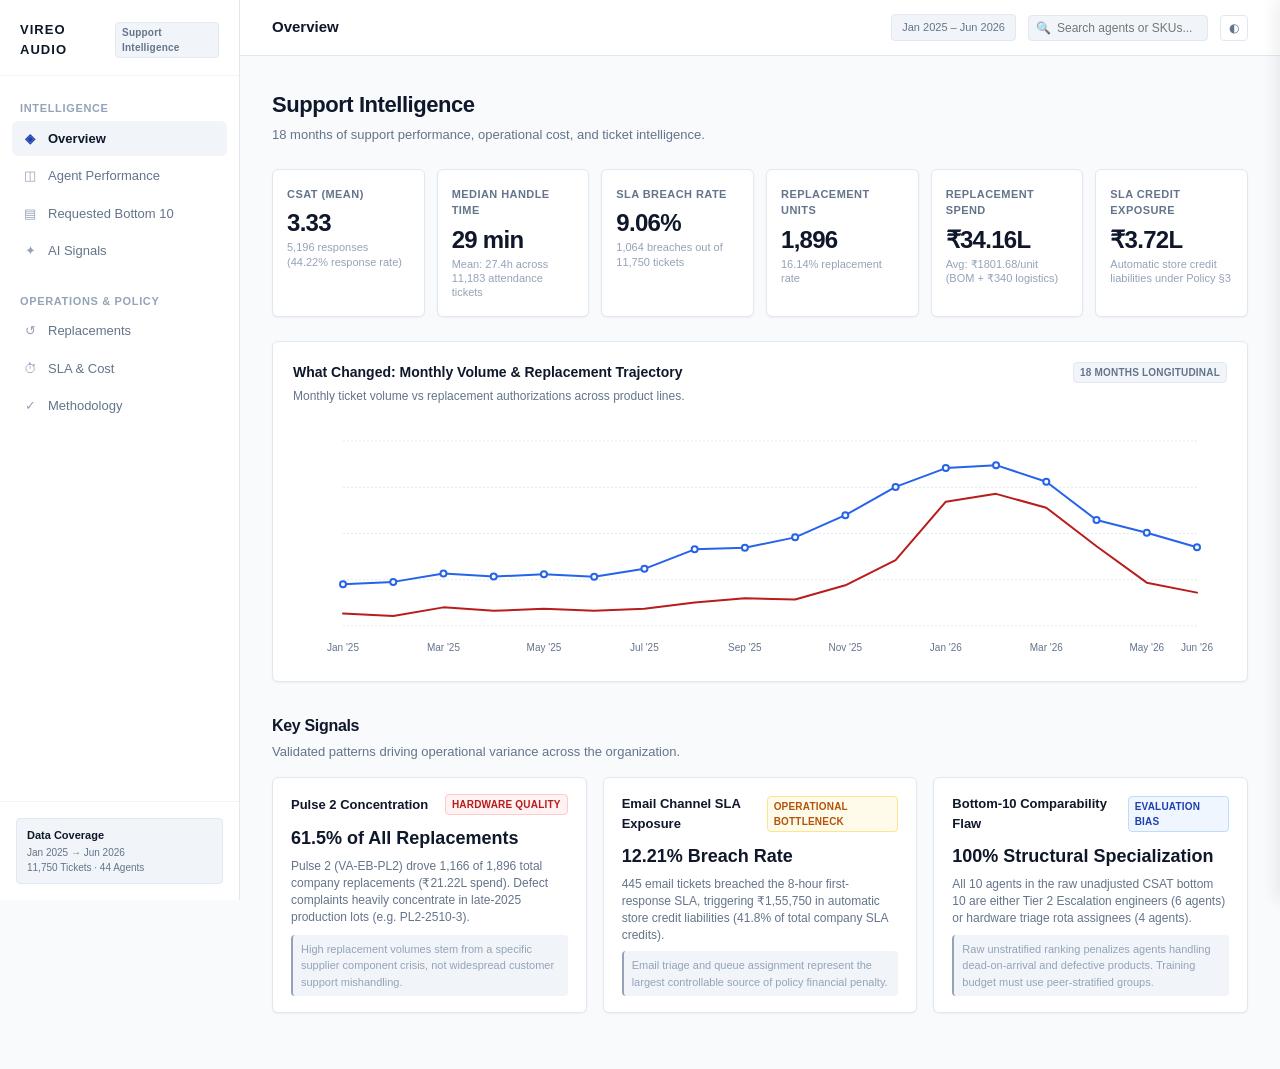
<file: web/index.html>
<!DOCTYPE html>
<html lang="en" data-theme="light">
<head>
  <meta charset="UTF-8">
  <meta name="viewport" content="width=device-width, initial-scale=1.0">
  <title>Vireo Audio — Support Intelligence Dashboard</title>
  <link rel="stylesheet" href="styles.css">
</head>
<body>

  <!-- =========================================================================
       Global Shell: Left Sidebar
       ========================================================================= -->
  <aside class="sidebar" id="sidebar" aria-label="Main Navigation">
    <div class="sidebar-header">
      <div class="brand-wordmark">
        <span>VIREO AUDIO</span>
        <span class="brand-badge">Support Intelligence</span>
      </div>
    </div>

    <nav class="sidebar-nav">
      <div class="nav-section-label">Intelligence</div>
      <a class="nav-link active" data-view="overview" href="#overview">
        <span class="nav-icon">◈</span>
        <span>Overview</span>
      </a>
      <a class="nav-link" data-view="agents" href="#agents">
        <span class="nav-icon">◫</span>
        <span>Agent Performance</span>
      </a>
      <a class="nav-link" data-view="bottom10" href="#bottom10">
        <span class="nav-icon">▤</span>
        <span>Requested Bottom 10</span>
      </a>
      <a class="nav-link" data-view="ai" href="#ai">
        <span class="nav-icon">✦</span>
        <span>AI Signals</span>
      </a>

      <div class="nav-section-label" style="margin-top: 16px;">Operations & Policy</div>
      <a class="nav-link" data-view="replacements" href="#replacements">
        <span class="nav-icon">↺</span>
        <span>Replacements</span>
      </a>
      <a class="nav-link" data-view="sla" href="#sla">
        <span class="nav-icon">⏱</span>
        <span>SLA & Cost</span>
      </a>
      <a class="nav-link" data-view="methodology" href="#methodology">
        <span class="nav-icon">✓</span>
        <span>Methodology</span>
      </a>
    </nav>

    <div class="sidebar-footer">
      <div class="coverage-box">
        <div class="coverage-title">Data Coverage</div>
        <div class="coverage-dates">Jan 2025 → Jun 2026</div>
        <div class="coverage-dates num">11,750 Tickets · 44 Agents</div>
      </div>
    </div>
  </aside>

  <!-- =========================================================================
       Global Shell: Main Content Wrapper
       ========================================================================= -->
  <div class="main-wrapper">
    <!-- Top Bar -->
    <header class="topbar">
      <div class="topbar-left">
        <span class="topbar-title" id="page-title">Overview</span>
      </div>
      <div class="topbar-right">
        <span class="date-pill">Jan 2025 – Jun 2026</span>
        <div class="search-box">
          <span class="search-icon-placeholder">🔍</span>
          <input type="text" id="global-search" class="search-input" placeholder="Search agents or SKUs..." aria-label="Search">
        </div>
        <button id="theme-toggle" class="theme-toggle-btn" title="Toggle Light/Dark Theme" aria-label="Toggle theme">
          <span id="theme-icon">◐</span>
        </button>
      </div>
    </header>

    <!-- Main Content Area -->
    <main class="content-container">

      <!-- =====================================================================
           PAGE 1: OVERVIEW
           ===================================================================== -->
      <section id="view-overview" class="page-view active">
        <div class="page-header">
          <h1 class="page-headline">Support Intelligence</h1>
          <p class="page-subtitle">18 months of support performance, operational cost, and ticket intelligence.</p>
        </div>

        <!-- 6 KPI Grid -->
        <div class="kpi-grid" id="overview-kpis">
          <div class="kpi-card">
            <div class="kpi-label">CSAT (Mean)</div>
            <div class="kpi-value" id="kpi-csat">-</div>
            <div class="kpi-subtext" id="kpi-csat-sub">-</div>
          </div>
          <div class="kpi-card">
            <div class="kpi-label">Median Handle Time</div>
            <div class="kpi-value" id="kpi-handle">-</div>
            <div class="kpi-subtext" id="kpi-handle-sub">-</div>
          </div>
          <div class="kpi-card">
            <div class="kpi-label">SLA Breach Rate</div>
            <div class="kpi-value" id="kpi-sla">-</div>
            <div class="kpi-subtext" id="kpi-sla-sub">-</div>
          </div>
          <div class="kpi-card">
            <div class="kpi-label">Replacement Units</div>
            <div class="kpi-value" id="kpi-repl-units">-</div>
            <div class="kpi-subtext" id="kpi-repl-units-sub">-</div>
          </div>
          <div class="kpi-card">
            <div class="kpi-label">Replacement Spend</div>
            <div class="kpi-value" id="kpi-repl-spend">-</div>
            <div class="kpi-subtext" id="kpi-repl-spend-sub">-</div>
          </div>
          <div class="kpi-card">
            <div class="kpi-label">SLA Credit Exposure</div>
            <div class="kpi-value" id="kpi-sla-credits">-</div>
            <div class="kpi-subtext" id="kpi-sla-credits-sub">-</div>
          </div>
        </div>

        <!-- Trend Section: What Changed -->
        <div class="card">
          <div class="card-title">
            <span>What Changed: Monthly Volume & Replacement Trajectory</span>
            <span class="badge badge-default">18 Months Longitudinal</span>
          </div>
          <div class="card-subtitle">Monthly ticket volume vs replacement authorizations across product lines.</div>
          <div class="chart-container" id="overview-trend-chart">
            <!-- Native SVG Chart rendered via JS -->
          </div>
        </div>

        <!-- Key Signals Section -->
        <div class="page-header" style="margin-top: 32px; margin-bottom: 16px;">
          <h2 class="page-headline" style="font-size: 16px;">Key Signals</h2>
          <p class="page-subtitle">Validated patterns driving operational variance across the organization.</p>
        </div>

        <div class="signals-grid" id="overview-signals">
          <!-- Dynamically populated from overview.json -->
        </div>
      </section>

      <!-- =====================================================================
           PAGE 2: AGENT PERFORMANCE
           ===================================================================== -->
      <section id="view-agents" class="page-view">
        <div class="page-header">
          <h1 class="page-headline">Agent Performance</h1>
          <p class="page-subtitle">Comparable operational groups are analyzed separately.</p>
        </div>

        <!-- Table Toolbar & Filters -->
        <div class="table-toolbar">
          <div class="filter-group">
            <select id="agent-filter-tier" class="filter-select">
              <option value="all">All Tiers</option>
              <option value="1">Tier 1 Frontline</option>
              <option value="2">Tier 2 Escalations</option>
            </select>
            <select id="agent-filter-team" class="filter-select">
              <option value="all">All Teams</option>
            </select>
            <select id="agent-filter-site" class="filter-select">
              <option value="all">All Sites</option>
            </select>
            <select id="agent-filter-shift" class="filter-select">
              <option value="all">All Shifts</option>
            </select>
            <select id="agent-filter-min-csat" class="filter-select">
              <option value="0">All Responses</option>
              <option value="50">Min 50 Responses</option>
              <option value="100">Min 100 Responses</option>
            </select>
          </div>
          <div class="badge badge-default" id="agent-table-count">Showing 44 Agents</div>
        </div>

        <!-- Agents Data Table -->
        <div class="table-wrapper">
          <table class="data-table" id="agents-table">
            <thead>
              <tr>
                <th class="sortable" data-sort="name">Agent <span class="sort-indicator">↕</span></th>
                <th class="sortable" data-sort="team">Team <span class="sort-indicator">↕</span></th>
                <th class="sortable" data-sort="tier">Tier <span class="sort-indicator">↕</span></th>
                <th class="sortable table-cell-num" data-sort="tickets">Tickets <span class="sort-indicator">↕</span></th>
                <th class="sortable table-cell-num" data-sort="mean_csat">CSAT <span class="sort-indicator">↕</span></th>
                <th class="sortable table-cell-num" data-sort="csat_n">CSAT N <span class="sort-indicator">↕</span></th>
                <th class="sortable table-cell-num" data-sort="median_handle_minutes">Median Handle <span class="sort-indicator">↕</span></th>
                <th class="sortable table-cell-num" data-sort="sla_breach_rate_pct">SLA Breach % <span class="sort-indicator">↕</span></th>
                <th class="sortable table-cell-num" data-sort="transfers">Transfers <span class="sort-indicator">↕</span></th>
                <th class="sortable table-cell-num" data-sort="replacements">Replacements <span class="sort-indicator">↕</span></th>
              </tr>
            </thead>
            <tbody id="agents-table-body">
              <!-- Dynamically populated -->
            </tbody>
          </table>
        </div>
      </section>

      <!-- =====================================================================
           PAGE 3: REQUESTED BOTTOM 10
           ===================================================================== -->
      <section id="view-bottom10" class="page-view">
        <div class="page-header">
          <h1 class="page-headline">Requested Bottom 10</h1>
          <p class="page-subtitle">Raw ranking requested by the client.</p>
        </div>

        <!-- Warning Banner -->
        <div class="banner banner-warning">
          <span class="banner-icon">⚠</span>
          <div>
            <strong>Context required:</strong> this ranking is descriptive and should not be treated as a stand-alone training recommendation.
          </div>
        </div>

        <!-- Bottom 10 Table -->
        <div class="table-wrapper" style="margin-bottom: 24px;">
          <table class="data-table" id="bottom10-table">
            <thead>
              <tr>
                <th>Rank</th>
                <th>Agent ID</th>
                <th>Name</th>
                <th>Team</th>
                <th>Tier</th>
                <th class="table-cell-num">Tickets</th>
                <th class="table-cell-num">CSAT N</th>
                <th class="table-cell-num">CSAT</th>
                <th class="table-cell-num">Median Handle</th>
                <th>Hardware Triage</th>
              </tr>
            </thead>
            <tbody id="bottom10-table-body">
              <!-- Exactly 10 rows -->
            </tbody>
          </table>
        </div>

        <!-- Context Analysis Card -->
        <div class="card">
          <div class="card-title">Why the Raw Ranking Needs Context</div>
          <div class="card-subtitle">Structural breakdown of the 10 agents appearing in the unadjusted bottom list.</div>
          
          <div class="signals-grid" style="margin-bottom: 0;">
            <div class="signal-card">
              <div class="signal-title">Tier 2 Escalations Engineers</div>
              <div class="signal-metric num" id="b10-tier2-count">6 / 10</div>
              <div class="signal-evidence">All 6 Tier 2 Escalation specialists in the company appear in the raw bottom 10. They exclusively handle complex, pre-escalated defect cases where customer frustration is already high.</div>
            </div>
            <div class="signal-card">
              <div class="signal-title">Hardware Triage Rota (Tier 1)</div>
              <div class="signal-metric num" id="b10-hw-count">4 / 10</div>
              <div class="signal-evidence">The remaining 4 agents in the bottom 10 were all assigned to the high-defect hardware triage queue, handling damaged and non-charging earbud complaints.</div>
            </div>
            <div class="signal-card">
              <div class="signal-title">Standard Tier 1 Frontline</div>
              <div class="signal-metric num" id="b10-other-count">0 / 10</div>
              <div class="signal-evidence">Zero generalist Tier 1 agents handling routine queries appear in the raw bottom 10. Raw CSAT tracks ticket technical complexity rather than individual effort.</div>
            </div>
          </div>
        </div>
      </section>

      <!-- =====================================================================
           PAGE 4: AI SIGNALS
           ===================================================================== -->
      <section id="view-ai" class="page-view">
        <div class="page-header">
          <h1 class="page-headline">Ticket Intelligence</h1>
          <p class="page-subtitle">AI-assisted text signals. Business metrics remain deterministic.</p>
        </div>

        <!-- Top Metrics Grid -->
        <div class="kpi-grid" style="grid-template-columns: repeat(4, 1fr); margin-bottom: 24px;">
          <div class="kpi-card">
            <div class="kpi-label">Original "Other" Tickets</div>
            <div class="kpi-value num">1,732</div>
            <div class="kpi-subtext">Intake chatbot default catch-all</div>
          </div>
          <div class="kpi-card">
            <div class="kpi-label">Predicted Actionable Themes</div>
            <div class="kpi-value num" style="color: var(--accent);">1,524</div>
            <div class="kpi-subtext">Successfully mapped to operational queues</div>
          </div>
          <div class="kpi-card">
            <div class="kpi-label">Remaining Ambiguous</div>
            <div class="kpi-value num">208</div>
            <div class="kpi-subtext">Preserved under other_unclear (12.01%)</div>
          </div>
          <div class="kpi-card">
            <div class="kpi-label">Decomposition Recovery</div>
            <div class="kpi-value num" style="color: var(--success);">87.99%</div>
            <div class="kpi-subtext">Actionable recovery percentage</div>
          </div>
        </div>

        <!-- Category Decomposition Chart -->
        <div class="card">
          <div class="card-title">Theme Recovery: Intake "Other" Decomposition</div>
          <div class="card-subtitle">Distribution of actionable operational categories recovered from ambiguous intake tickets.</div>
          <div id="ai-category-bars" style="margin-top: 16px;">
            <!-- Horizontal bars rendered via JS -->
          </div>
        </div>

        <!-- Model Quality Section -->
        <div class="card">
          <div class="card-title">
            <span>AI Model Quality: Held-Out Baseline Hierarchy</span>
            <span class="badge badge-accent">Rule-assisted pseudo-label benchmark</span>
          </div>
          <div class="card-subtitle">5-fold cross-validation performance evaluated strictly on unseen validation folds with zero vectorizer leakage.</div>
          
          <div class="banner banner-accent" style="margin-bottom: 16px;">
            <span class="banner-icon">ℹ</span>
            <div><strong>Transparency Notice:</strong> These results reflect held-out evaluation against deterministic pseudo-labels. They are not independent human gold-label validation.</div>
          </div>

          <div class="signals-grid" style="grid-template-columns: repeat(4, 1fr); margin-bottom: 0;">
            <div class="signal-card">
              <div class="signal-title">Majority Class Baseline</div>
              <div class="signal-metric num">26.67%</div>
              <div class="signal-evidence">Macro F1: 0.0468. Statistical floor predicting the most frequent class (connectivity_pairing).</div>
            </div>
            <div class="signal-card">
              <div class="signal-title">Keyword Rules Baseline</div>
              <div class="signal-metric num">46.11%</div>
              <div class="signal-evidence">Macro F1: 0.5399. Pure regex pattern matching without statistical machine learning.</div>
            </div>
            <div class="signal-card">
              <div class="signal-title">Pure ML (5-Fold CV)</div>
              <div class="signal-metric num">55.56%</div>
              <div class="signal-evidence">Macro F1: 0.5388. Out-of-fold generalization (+28.89% above majority baseline).</div>
            </div>
            <div class="signal-card">
              <div class="signal-title">Hybrid Pipeline</div>
              <div class="signal-metric num" style="color: var(--accent);">65.56%</div>
              <div class="signal-evidence">Macro F1: 0.6443. High-priority deterministic rules combined with ML fallback.</div>
            </div>
          </div>
        </div>

        <!-- Hardware Defect Text Signal -->
        <div class="card">
          <div class="card-title">
            <span>Hardware Defect Text Signal</span>
            <span class="badge badge-default">Conservative text signal</span>
          </div>
          <div class="card-subtitle">Regex pattern matcher evaluated on the 180-ticket benchmark sample.</div>

          <div class="signals-grid" style="grid-template-columns: repeat(3, 1fr); margin-bottom: 16px;">
            <div class="signal-card">
              <div class="signal-title">Signal Precision</div>
              <div class="signal-metric num" style="color: var(--success);">100.00%</div>
              <div class="signal-evidence">TP = 8, FP = 0. Zero false positive alarms across the benchmark evaluation set.</div>
            </div>
            <div class="signal-card">
              <div class="signal-title">Signal Recall</div>
              <div class="signal-metric num">47.06%</div>
              <div class="signal-evidence">TP = 8, FN = 9. Captures severe overt defect language, while missing colloquial phrasing.</div>
            </div>
            <div class="signal-card">
              <div class="signal-title">F1-Score</div>
              <div class="signal-metric num">64.00%</div>
              <div class="signal-evidence">Harmonic mean reflecting high precision and intentionally conservative recall.</div>
            </div>
          </div>

          <div class="spec-body" style="font-size: 12px; color: var(--text-muted);">
            <strong>Engineering Note:</strong> High precision on benchmark pseudo-labels represents an internal self-consistency check of deterministic rules rather than independent human gold-standard validation. It reliably captures explicit defect phrases with zero heuristic false alarms, but misses colloquial descriptions (47.06% recall). This is an operational text signal, not a proven physical defect diagnosis.
          </div>
        </div>
      </section>

      <!-- =====================================================================
           PAGE 5: REPLACEMENTS
           ===================================================================== -->
      <section id="view-replacements" class="page-view">
        <div class="page-header">
          <h1 class="page-headline">Replacement Risk</h1>
          <p class="page-subtitle">Product-level warranty exposure, lot concentration, and policy cost reconciliation.</p>
        </div>

        <div class="kpi-grid" style="grid-template-columns: 1fr 1fr; margin-bottom: 24px;">
          <div class="kpi-card">
            <div class="kpi-label">Total Replacements Authorized</div>
            <div class="kpi-value num">1,896 Units</div>
            <div class="kpi-subtext">Across 14 product models over 18 months</div>
          </div>
          <div class="kpi-card">
            <div class="kpi-label">Policy-Defined Replacement Spend</div>
            <div class="kpi-value num">₹34.16L</div>
            <div class="kpi-subtext">Actual product unit cost + ₹340 logistics (Policy §5)</div>
          </div>
        </div>

        <!-- Product Table -->
        <div class="card">
          <div class="card-title">Replacement Volume by Product SKU</div>
          <div class="card-subtitle">Sorted by total replacement count descending. Pulse 2 surfaces naturally at the top.</div>
          <div class="table-wrapper">
            <table class="data-table" id="product-repl-table">
              <thead>
                <tr>
                  <th>SKU</th>
                  <th>Product</th>
                  <th class="table-cell-num">Tickets</th>
                  <th class="table-cell-num">Replacements</th>
                  <th class="table-cell-num">Replacement Rate</th>
                  <th class="table-cell-num">Policy Spend</th>
                </tr>
              </thead>
              <tbody id="product-repl-tbody">
                <!-- Dynamically populated -->
              </tbody>
            </table>
          </div>
        </div>

        <!-- Lot Investigation Table -->
        <div class="card">
          <div class="card-title">
            <span>Lot Investigation</span>
            <span class="badge badge-warning">High-replacement lot candidate</span>
          </div>
          <div class="card-subtitle">Concentration of replacement events across matched production lots (Pulse 2 lots highlighted).</div>

          <div class="banner banner-warning" style="margin-bottom: 16px;">
            <span class="banner-icon">⚠</span>
            <div>Ticket and order data show concentration patterns; physical manufacturing causality is not established by this analysis.</div>
          </div>

          <div class="table-wrapper">
            <table class="data-table" id="lot-table">
              <thead>
                <tr>
                  <th>Lot Code</th>
                  <th>Product SKU</th>
                  <th class="table-cell-num">Orders</th>
                  <th class="table-cell-num">Tickets</th>
                  <th class="table-cell-num">Replacement Count</th>
                  <th class="table-cell-num">Replacement Rate</th>
                  <th>Status</th>
                </tr>
              </thead>
              <tbody id="lot-tbody">
                <!-- Dynamically populated -->
              </tbody>
            </table>
          </div>
        </div>

        <!-- Finance Cost Comparison -->
        <div class="card">
          <div class="card-title">Finance Cost Comparison: Budget Variance</div>
          <div class="card-subtitle">Reconciling Finance's flat estimate against actual policy replacement costing.</div>
          
          <div class="signals-grid" style="grid-template-columns: repeat(3, 1fr); margin-bottom: 16px;">
            <div class="signal-card">
              <div class="signal-title">Finance Flat Estimate</div>
              <div class="signal-metric num">₹47.40L</div>
              <div class="signal-evidence">Based on arbitrary flat assumption of ₹2,500/unit across all 1,896 replacements.</div>
            </div>
            <div class="signal-card">
              <div class="signal-title">Policy-Based Actual Cost</div>
              <div class="signal-metric num" style="color: var(--accent);">₹34.16L</div>
              <div class="signal-evidence">Unit BOM cost + ₹340 logistics (Average unit spend: ₹1,801.68).</div>
            </div>
            <div class="signal-card">
              <div class="signal-title">Finance Overstatement</div>
              <div class="signal-metric num" style="color: var(--success);">₹13.24L</div>
              <div class="signal-evidence">Finance overestimated replacement budget by +38.76% (overstatement variance).</div>
            </div>
          </div>

          <div class="spec-body" style="font-size: 12px; color: var(--text-muted);">
            <strong>Policy Context:</strong> Replacement planning cost follows policy: product unit cost + ₹340 logistics. Because high-volume wireless earbuds (Pulse 2) have unit costs between ₹1,100 and ₹1,580, using a flat ₹2,500 assumption creates massive phantom liability.
          </div>
        </div>
      </section>

      <!-- =====================================================================
           PAGE 6: SLA & COST
           ===================================================================== -->
      <section id="view-sla" class="page-view">
        <div class="page-header">
          <h1 class="page-headline">Service Levels & Cost</h1>
          <p class="page-subtitle">Channel response compliance, automatic store credits, and tracked operating exposure.</p>
        </div>

        <!-- Channel Table -->
        <div class="card">
          <div class="card-title">Channel Service Levels & Breach Exposure</div>
          <div class="card-subtitle">First-response targets, violation counts, and associated store credit liabilities.</div>
          <div class="table-wrapper" style="margin-bottom: 20px;">
            <table class="data-table" id="sla-channel-table">
              <thead>
                <tr>
                  <th>Channel</th>
                  <th class="table-cell-num">Tickets</th>
                  <th class="table-cell-num">SLA Target</th>
                  <th class="table-cell-num">Breaches</th>
                  <th class="table-cell-num">Breach %</th>
                  <th class="table-cell-num">Credit Exposure</th>
                  <th class="table-cell-num">Contact Cost</th>
                </tr>
              </thead>
              <tbody id="sla-channel-tbody">
                <!-- Dynamically populated -->
              </tbody>
            </table>
          </div>

          <div class="card-title" style="font-size: 13px; margin-top: 20px;">First-Response Breach Rate Comparison</div>
          <div id="sla-breach-bars" style="margin-top: 12px;">
            <!-- Horizontal bars rendered via JS -->
          </div>
        </div>

        <!-- Tracked Support Operating Exposure -->
        <div class="card">
          <div class="card-title">
            <span>Tracked Support Operating Exposure</span>
            <span class="badge badge-default">₹1.276 Cr Total Tracked</span>
          </div>
          <div class="card-subtitle">Comprehensive ledger of policy allocations across customer support channels.</div>

          <div class="table-wrapper">
            <table class="data-table">
              <thead>
                <tr>
                  <th>Cost Allocation Category</th>
                  <th class="table-cell-num">Tracked Amount</th>
                  <th>Accounting Context</th>
                </tr>
              </thead>
              <tbody>
                <tr>
                  <td><strong>Channel Contact Costs</strong></td>
                  <td class="table-cell-num num">₹32,53,060</td>
                  <td>Staffing & operational handling across Chat, Voice, Email, Social</td>
                </tr>
                <tr>
                  <td><strong>Internal Transfer Overhead</strong></td>
                  <td class="table-cell-num num">₹3,70,575</td>
                  <td>1,215 inter-tier transfers penalized at ₹305/transfer (Policy §4)</td>
                </tr>
                <tr>
                  <td><strong>First-Response SLA Credits</strong></td>
                  <td class="table-cell-num num">₹3,72,400</td>
                  <td>1,064 automatic customer store credits for SLA breaches (Policy §3)</td>
                </tr>
                <tr>
                  <td><strong>Policy Replacement Inventory</strong></td>
                  <td class="table-cell-num num">₹34,15,990</td>
                  <td>1,896 product replacements @ actual unit cost + ₹340 logistics (Policy §5)</td>
                </tr>
                <tr>
                  <td><strong>Customer Refunds Processed</strong></td>
                  <td class="table-cell-num num">₹53,50,871</td>
                  <td>1,869 transactions refunded to original payment method</td>
                </tr>
                <tr style="background-color: var(--surface-subtle); font-weight: 700;">
                  <td><strong>Total Tracked Support Operating Exposure</strong></td>
                  <td class="table-cell-num num" style="color: var(--accent);">₹1,27,62,896</td>
                  <td>Direct customer support operational allocation under policy rules</td>
                </tr>
              </tbody>
            </table>
          </div>

          <div class="spec-body" style="font-size: 11px; color: var(--text-muted); margin-top: 12px;">
            <strong>Terminology Governance:</strong> Tracked support operating exposure represents direct customer support financial allocations under policy rules; it is not a corporate profit and loss statement.
          </div>
        </div>
      </section>

      <!-- =====================================================================
           PAGE 7: METHODOLOGY
           ===================================================================== -->
      <section id="view-methodology" class="page-view">
        <div class="page-header">
          <h1 class="page-headline">Methodology & Data Quality</h1>
          <p class="page-subtitle">Complete transparency regarding data provenance, mathematical integrity, and technical boundaries.</p>
        </div>

        <div class="spec-list">
          <div class="spec-item">
            <div class="spec-dot"></div>
            <div class="spec-content">
              <div class="spec-heading">Data Integrity & Referential Completeness</div>
              <div class="spec-body">
                Processed 11,750 support tickets, 44 agents, 15,500 orders, 9,500 customers, and 14 products. Verified 0 primary key duplicates and 0 foreign key orphans across all tables. Order IDs directly populated in 7,643 tickets (0 unmatched). Identified 1,388 multi-order pairs to completely prevent Cartesian fan-out errors.
              </div>
            </div>
          </div>

          <div class="spec-item">
            <div class="spec-dot"></div>
            <div class="spec-content">
              <div class="spec-heading">Timestamp Offset Reconciliation (+05:30 IST)</div>
              <div class="spec-body">
                Diagnosed legacy Freshdesk ingestion flaw affecting 2,309 tickets where resolved timestamps lacked timezone metadata, creating negative handle times. Reconciled via derived <code class="num">resolved_at_reporting = resolved_at + 05:30</code> while strictly preserving raw timestamps in source data.
              </div>
            </div>
          </div>

          <div class="spec-item">
            <div class="spec-dot"></div>
            <div class="spec-content">
              <div class="spec-heading">Customer Satisfaction (CSAT) Measurement Protocol</div>
              <div class="spec-body">
                Evaluated 5,196 survey responses (44.22% response rate). In strict compliance with operating standards, blanks were excluded from the denominator and never imputed as zero or group averages, preventing artificial performance deflation.
              </div>
            </div>
          </div>

          <div class="spec-item">
            <div class="spec-dot"></div>
            <div class="spec-content">
              <div class="spec-heading">AI & Machine Learning Governance</div>
              <div class="spec-body">
                Implemented a 100% local TF-IDF + Logistic Regression architecture with deterministic rule overrides. Zero external cloud API calls executed (₹0 paid model cost; ₹58,750 hypothetical external API benchmark at ₹5/ticket). Generalization verified via held-out 5-fold stratified cross-validation (55.56% ML accuracy, 65.56% hybrid accuracy) against rule-assisted pseudo-labels.
              </div>
            </div>
          </div>

          <div class="spec-item">
            <div class="spec-dot"></div>
            <div class="spec-content">
              <div class="spec-heading">Documented System Limitations</div>
              <div class="spec-body">
                1. Benchmark annotations are rule-assisted pseudo-labels; human double-blind labels should be gathered for production deployment.<br>
                2. The hardware defect detector's 100% benchmark precision is an internal self-consistency check against deterministic regex pseudo-labels, capturing overt defect phrases with zero heuristic false alarms but 47.06% recall; colloquial phrasing requires human technical triage.<br>
                3. Operational correlation between defect signals and low CSAT does not establish legal or physical manufacturing causality without hardware teardown testing.<br>
                4. Rare classes (cancellation N=3, product_enquiry_setup N=4 in sample) exhibit high variance across cross-validation folds and rely on rule overrides.
              </div>
            </div>
          </div>
        </div>
      </section>

    </main>
  </div>

  <!-- =========================================================================
       Agent Detail Slide-Out Flyout Drawer
       ========================================================================= -->
  <div class="drawer-overlay" id="drawer-overlay"></div>
  <aside class="drawer" id="agent-drawer" aria-label="Agent Detail">
    <div class="drawer-header">
      <div>
        <div class="drawer-title" id="drawer-agent-name">Agent Detail</div>
        <div class="drawer-subtitle" id="drawer-agent-id">A3000</div>
      </div>
      <button class="drawer-close-btn" id="drawer-close-btn" aria-label="Close Drawer">✕</button>
    </div>

    <div class="drawer-body">
      <!-- Role & Team Details -->
      <div class="drawer-section">
        <div class="drawer-section-title">Assignment & Roster Context</div>
        <div style="display: flex; gap: 6px; flex-wrap: wrap; margin-bottom: 12px;">
          <span class="badge badge-default" id="drawer-team">-</span>
          <span class="badge badge-accent" id="drawer-tier">-</span>
          <span class="badge badge-default" id="drawer-site">-</span>
          <span class="badge badge-default" id="drawer-shift">-</span>
          <span class="badge badge-warning" id="drawer-triage-badge" style="display: none;">Hardware Triage Rota</span>
        </div>
      </div>

      <!-- Core Metrics Grid -->
      <div class="drawer-section">
        <div class="drawer-section-title">Performance Metrics</div>
        <div class="drawer-metric-grid">
          <div class="drawer-metric-box">
            <div class="drawer-metric-label">CSAT (Mean)</div>
            <div class="drawer-metric-val" id="drawer-csat">-</div>
          </div>
          <div class="drawer-metric-box">
            <div class="drawer-metric-label">CSAT Sample Size</div>
            <div class="drawer-metric-val" id="drawer-csat-n">-</div>
          </div>
          <div class="drawer-metric-box">
            <div class="drawer-metric-label">Median Handle Time</div>
            <div class="drawer-metric-val" id="drawer-handle">-</div>
          </div>
          <div class="drawer-metric-box">
            <div class="drawer-metric-label">SLA Breach Rate</div>
            <div class="drawer-metric-val" id="drawer-sla">-</div>
          </div>
        </div>
      </div>

      <!-- Text Intelligence & Exposure -->
      <div class="drawer-section">
        <div class="drawer-section-title">Ticket Theme Profile</div>
        <div style="margin-bottom: 12px;">
          <div style="font-size: 11px; color: var(--text-muted); margin-bottom: 4px;">Top Issue Categories:</div>
          <div style="font-size: 12px; font-weight: 600; color: var(--text);" id="drawer-top-cats">-</div>
        </div>

        <div class="drawer-metric-grid">
          <div class="drawer-metric-box">
            <div class="drawer-metric-label">Hardware Defect Tickets</div>
            <div class="drawer-metric-val" id="drawer-hw-count">-</div>
          </div>
          <div class="drawer-metric-box">
            <div class="drawer-metric-label">Hardware Defect Share</div>
            <div class="drawer-metric-val" id="drawer-hw-pct">-</div>
          </div>
          <div class="drawer-metric-box">
            <div class="drawer-metric-label">Uninformative Notes</div>
            <div class="drawer-metric-val" id="drawer-notes-count">-</div>
          </div>
          <div class="drawer-metric-box">
            <div class="drawer-metric-label">Low CSAT Tickets (≤2)</div>
            <div class="drawer-metric-val" id="drawer-low-csat">-</div>
          </div>
        </div>
      </div>

      <!-- Objective Context Note -->
      <div class="spec-body" style="font-size: 11px; color: var(--text-subtle);">
        Evaluated within peer benchmark group. No opaque AI employee scores are generated.
      </div>
    </div>
  </aside>

  <!-- Application Logic -->
  <script src="app.js"></script>
</body>
</html>
</file>
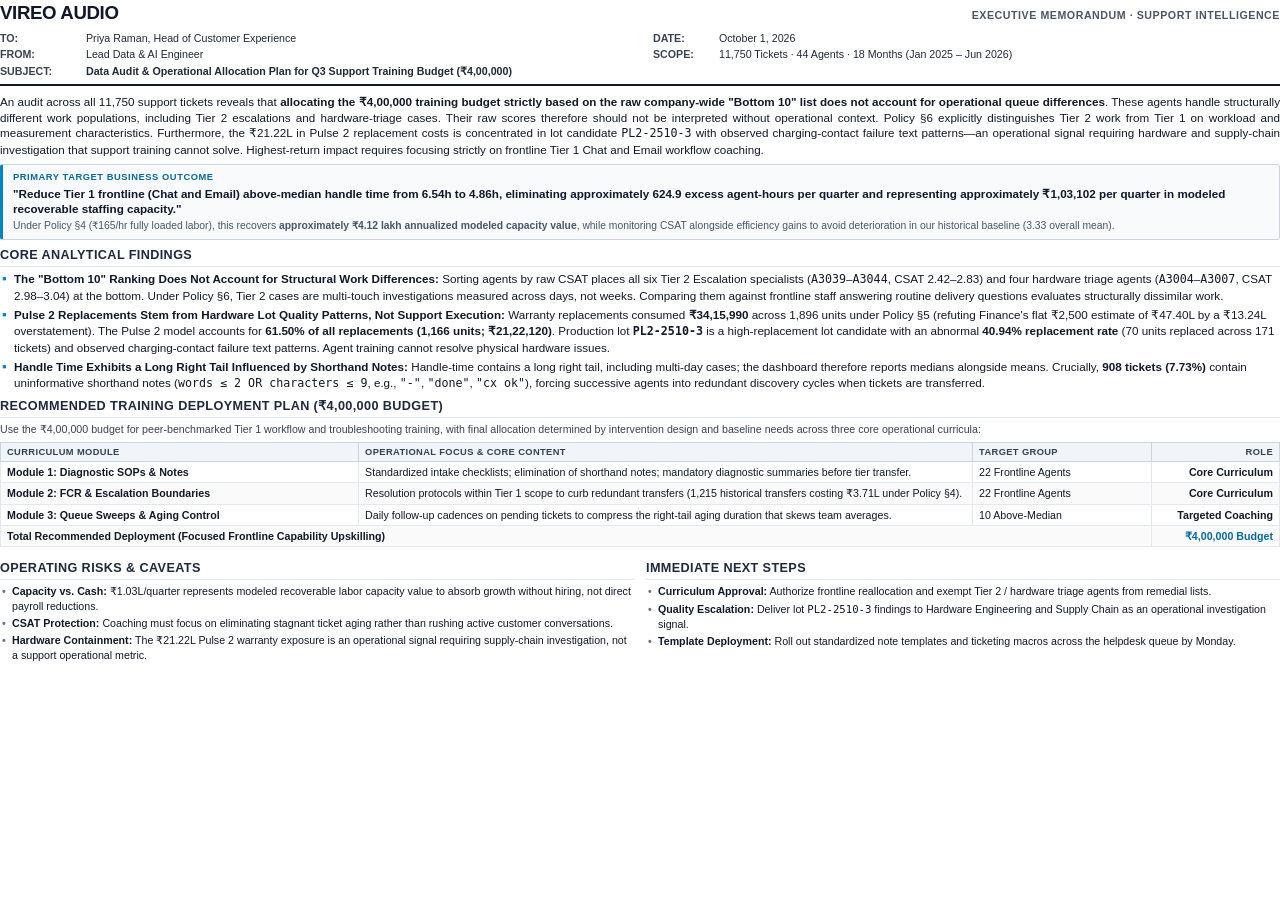
<file: reports/VIREO_EXECUTIVE_MEMO.html>
<!DOCTYPE html>
<html lang="en">
<head>
  <meta charset="UTF-8">
  <meta name="viewport" content="width=device-width, initial-scale=1.0">
  <title>Vireo Audio — Executive Memorandum</title>
  <style>
    @page {
      size: A4 portrait;
      margin: 12mm 14mm 12mm 14mm;
    }
    *, *::before, *::after {
      box-sizing: border-box;
      margin: 0;
      padding: 0;
    }
    body {
      font-family: -apple-system, BlinkMacSystemFont, "Segoe UI", Roboto, "Helvetica Neue", Arial, sans-serif;
      font-size: 8.75pt;
      line-height: 1.34;
      color: #111827;
      background: #ffffff;
    }
    .memo-container {
      max-width: 100%;
      margin: 0 auto;
    }
    /* Header */
    .header-table {
      width: 100%;
      border-bottom: 2px solid #111827;
      padding-bottom: 6px;
      margin-bottom: 8px;
    }
    .brand-title {
      font-size: 14pt;
      font-weight: 800;
      letter-spacing: -0.02em;
      color: #111827;
      text-transform: uppercase;
    }
    .brand-subtitle {
      font-size: 8pt;
      font-weight: 600;
      color: #4b5563;
      text-transform: uppercase;
      letter-spacing: 0.05em;
    }
    .meta-grid {
      display: grid;
      grid-template-columns: 80px 1fr 60px 1fr;
      row-gap: 2px;
      column-gap: 6px;
      font-size: 8pt;
      margin-top: 6px;
    }
    .meta-label {
      font-weight: 700;
      color: #374151;
      text-transform: uppercase;
    }
    .meta-val {
      color: #1f2937;
    }

    /* Primary Outcome Box */
    .goal-box {
      background: #f8fafc;
      border: 1px solid #cbd5e1;
      border-left: 3.5px solid #0284c7;
      padding: 6px 10px;
      margin: 7px 0;
      border-radius: 3px;
    }
    .goal-tag {
      font-size: 7pt;
      font-weight: 800;
      text-transform: uppercase;
      letter-spacing: 0.06em;
      color: #0369a1;
      margin-bottom: 2px;
    }
    .goal-statement {
      font-size: 8.75pt;
      font-weight: 700;
      color: #0f172a;
      line-height: 1.3;
    }
    .goal-subtext {
      font-size: 7.75pt;
      color: #475569;
      margin-top: 3px;
    }

    /* Headings */
    h2 {
      font-size: 9.5pt;
      font-weight: 800;
      text-transform: uppercase;
      letter-spacing: 0.03em;
      color: #1e293b;
      border-bottom: 1px solid #e2e8f0;
      padding-bottom: 2px;
      margin-top: 7px;
      margin-bottom: 4px;
    }

    /* Paragraphs & Text */
    p {
      margin-bottom: 4px;
      text-align: justify;
    }

    /* Findings Grid */
    .findings-list {
      list-style: none;
      padding: 0;
      margin-bottom: 5px;
    }
    .findings-list li {
      position: relative;
      padding-left: 14px;
      margin-bottom: 4px;
    }
    .findings-list li::before {
      content: "▪";
      position: absolute;
      left: 2px;
      top: -1px;
      color: #0284c7;
      font-size: 10pt;
    }
    .finding-title {
      font-weight: 700;
      color: #0f172a;
    }

    /* Table */
    table {
      width: 100%;
      border-collapse: collapse;
      font-size: 8pt;
      margin: 5px 0 6px 0;
    }
    th {
      background: #f1f5f9;
      color: #334155;
      font-weight: 700;
      text-transform: uppercase;
      font-size: 7pt;
      letter-spacing: 0.04em;
      border: 1px solid #cbd5e1;
      padding: 3px 6px;
      text-align: left;
    }
    td {
      border: 1px solid #e2e8f0;
      padding: 3px 6px;
      vertical-align: middle;
    }
    tr:nth-child(even) td {
      background: #fafafa;
    }
    .col-num {
      text-align: right;
      font-variant-numeric: tabular-nums;
      font-weight: 600;
    }

    /* Two Column Layout for Risks & Next Steps */
    .columns-row {
      display: grid;
      grid-template-columns: 1fr 1fr;
      column-gap: 12px;
      margin-top: 4px;
    }
    .bullet-compact {
      list-style: none;
      padding: 0;
    }
    .bullet-compact li {
      position: relative;
      padding-left: 12px;
      margin-bottom: 3px;
      font-size: 8pt;
    }
    .bullet-compact li::before {
      content: "•";
      position: absolute;
      left: 2px;
      color: #64748b;
      font-weight: bold;
    }

    /* Print settings */
    @media print {
      body {
        -webkit-print-color-adjust: exact;
        print-color-adjust: exact;
      }
      .memo-container {
        page-break-inside: avoid;
      }
    }
  </style>
</head>
<body>

<div class="memo-container">
  <!-- Header -->
  <div class="header-table">
    <div style="display: flex; justify-content: space-between; align-items: baseline;">
      <div class="brand-title">Vireo Audio</div>
      <div class="brand-subtitle">Executive Memorandum · Support Intelligence</div>
    </div>
    <div class="meta-grid">
      <div class="meta-label">To:</div>
      <div class="meta-val">Priya Raman, Head of Customer Experience</div>
      <div class="meta-label">Date:</div>
      <div class="meta-val">October 1, 2026</div>

      <div class="meta-label">From:</div>
      <div class="meta-val">Lead Data & AI Engineer</div>
      <div class="meta-label">Scope:</div>
      <div class="meta-val">11,750 Tickets · 44 Agents · 18 Months (Jan 2025 – Jun 2026)</div>

      <div class="meta-label">Subject:</div>
      <div class="meta-val" style="grid-column: span 3; font-weight: 600;">Data Audit & Operational Allocation Plan for Q3 Support Training Budget (₹4,00,000)</div>
    </div>
  </div>

  <!-- Opening -->
  <p>
    An audit across all 11,750 support tickets reveals that <strong>allocating the ₹4,00,000 training budget strictly based on the raw company-wide "Bottom 10" list does not account for operational queue differences</strong>. These agents handle structurally different work populations, including Tier 2 escalations and hardware-triage cases. Their raw scores therefore should not be interpreted without operational context. Policy §6 explicitly distinguishes Tier 2 work from Tier 1 on workload and measurement characteristics. Furthermore, the ₹21.22L in Pulse 2 replacement costs is concentrated in lot candidate <code>PL2-2510-3</code> with observed charging-contact failure text patterns—an operational signal requiring hardware and supply-chain investigation that support training cannot solve. Highest-return impact requires focusing strictly on frontline Tier 1 Chat and Email workflow coaching.
  </p>

  <!-- Primary Outcome Box -->
  <div class="goal-box">
    <div class="goal-tag">Primary Target Business Outcome</div>
    <div class="goal-statement">
      "Reduce Tier 1 frontline (Chat and Email) above-median handle time from 6.54h to 4.86h, eliminating approximately 624.9 excess agent-hours per quarter and representing approximately ₹1,03,102 per quarter in modeled recoverable staffing capacity."
    </div>
    <div class="goal-subtext">
      Under Policy §4 (₹165/hr fully loaded labor), this recovers <strong>approximately ₹4.12 lakh annualized modeled capacity value</strong>, while monitoring CSAT alongside efficiency gains to avoid deterioration in our historical baseline (3.33 overall mean).
    </div>
  </div>

  <!-- Three Core Findings -->
  <h2>Core Analytical Findings</h2>
  <ul class="findings-list">
    <li>
      <span class="finding-title">The "Bottom 10" Ranking Does Not Account for Structural Work Differences:</span>
      Sorting agents by raw CSAT places all six Tier 2 Escalation specialists (<code>A3039</code>–<code>A3044</code>, CSAT 2.42–2.83) and four hardware triage agents (<code>A3004</code>–<code>A3007</code>, CSAT 2.98–3.04) at the bottom. Under Policy §6, Tier 2 cases are multi-touch investigations measured across days, not weeks. Comparing them against frontline staff answering routine delivery questions evaluates structurally dissimilar work.
    </li>
    <li>
      <span class="finding-title">Pulse 2 Replacements Stem from Hardware Lot Quality Patterns, Not Support Execution:</span>
      Warranty replacements consumed <strong>₹34,15,990</strong> across 1,896 units under Policy §5 (refuting Finance's flat ₹2,500 estimate of ₹47.40L by a ₹13.24L overstatement). The Pulse 2 model accounts for <strong>61.50% of all replacements (1,166 units; ₹21,22,120)</strong>. Production lot <strong><code>PL2-2510-3</code></strong> is a high-replacement lot candidate with an abnormal <strong>40.94% replacement rate</strong> (70 units replaced across 171 tickets) and observed charging-contact failure text patterns. Agent training cannot resolve physical hardware issues.
    </li>
    <li>
      <span class="finding-title">Handle Time Exhibits a Long Right Tail Influenced by Shorthand Notes:</span>
      Handle-time contains a long right tail, including multi-day cases; the dashboard therefore reports medians alongside means. Crucially, <strong>908 tickets (7.73%)</strong> contain uninformative shorthand notes (<code>words &le; 2 OR characters &le; 9</code>, e.g., <code>"-"</code>, <code>"done"</code>, <code>"cx ok"</code>), forcing successive agents into redundant discovery cycles when tickets are transferred.
    </li>
  </ul>

  <!-- Recommended Training Allocation Table -->
  <h2>Recommended Training Deployment Plan (₹4,00,000 Budget)</h2>
  <p style="margin-bottom: 4px; font-size: 8pt; color: #374151;">
    Use the ₹4,00,000 budget for peer-benchmarked Tier 1 workflow and troubleshooting training, with final allocation determined by intervention design and baseline needs across three core operational curricula:
  </p>
  <table>
    <thead>
      <tr>
        <th style="width: 28%;">Curriculum Module</th>
        <th style="width: 48%;">Operational Focus & Core Content</th>
        <th style="width: 14%;">Target Group</th>
        <th style="width: 10%;" class="col-num">Role</th>
      </tr>
    </thead>
    <tbody>
      <tr>
        <td><strong>Module 1: Diagnostic SOPs & Notes</strong></td>
        <td>Standardized intake checklists; elimination of shorthand notes; mandatory diagnostic summaries before tier transfer.</td>
        <td>22 Frontline Agents</td>
        <td class="col-num">Core Curriculum</td>
      </tr>
      <tr>
        <td><strong>Module 2: FCR & Escalation Boundaries</strong></td>
        <td>Resolution protocols within Tier 1 scope to curb redundant transfers (1,215 historical transfers costing ₹3.71L under Policy §4).</td>
        <td>22 Frontline Agents</td>
        <td class="col-num">Core Curriculum</td>
      </tr>
      <tr>
        <td><strong>Module 3: Queue Sweeps & Aging Control</strong></td>
        <td>Daily follow-up cadences on pending tickets to compress the right-tail aging duration that skews team averages.</td>
        <td>10 Above-Median</td>
        <td class="col-num">Targeted Coaching</td>
      </tr>
      <tr style="font-weight: 700; background: #f8fafc;">
        <td colspan="3"><strong>Total Recommended Deployment (Focused Frontline Capability Upskilling)</strong></td>
        <td class="col-num" style="color: #0369a1;">₹4,00,000 Budget</td>
      </tr>
    </tbody>
  </table>

  <!-- Two Columns: Risks and Next Steps -->
  <div class="columns-row">
    <div>
      <h2>Operating Risks & Caveats</h2>
      <ul class="bullet-compact">
        <li><strong>Capacity vs. Cash:</strong> ₹1.03L/quarter represents modeled recoverable labor capacity value to absorb growth without hiring, not direct payroll reductions.</li>
        <li><strong>CSAT Protection:</strong> Coaching must focus on eliminating stagnant ticket aging rather than rushing active customer conversations.</li>
        <li><strong>Hardware Containment:</strong> The ₹21.22L Pulse 2 warranty exposure is an operational signal requiring supply-chain investigation, not a support operational metric.</li>
      </ul>
    </div>
    <div>
      <h2>Immediate Next Steps</h2>
      <ul class="bullet-compact">
        <li><strong>Curriculum Approval:</strong> Authorize frontline reallocation and exempt Tier 2 / hardware triage agents from remedial lists.</li>
        <li><strong>Quality Escalation:</strong> Deliver lot <code>PL2-2510-3</code> findings to Hardware Engineering and Supply Chain as an operational investigation signal.</li>
        <li><strong>Template Deployment:</strong> Roll out standardized note templates and ticketing macros across the helpdesk queue by Monday.</li>
      </ul>
    </div>
  </div>
</div>

</body>
</html>
</file>
<file: web/styles.css>
/* ==========================================================================
   Vireo Audio Support Intelligence Design System
   Principles: Minimal, restrained, monochrome/neutrals with one accent color,
   crisp 1px borders, tabular numerals, accessible hierarchy.
   ========================================================================== */

:root {
  /* Surface & Background */
  --bg: #f8fafc;
  --surface: #ffffff;
  --surface-subtle: #f1f5f9;
  --surface-hover: #f8fafc;
  
  /* Borders */
  --border: #e2e8f0;
  --border-subtle: #f1f5f9;
  --border-focus: #94a3b8;
  
  /* Typography */
  --text: #0f172a;
  --text-muted: #64748b;
  --text-subtle: #94a3b8;
  --font-sans: -apple-system, BlinkMacSystemFont, "Segoe UI", Roboto, "Helvetica Neue", Arial, sans-serif;
  --font-mono: ui-monospace, SFMono-Regular, Menlo, Monaco, Consolas, "Liberation Mono", monospace;
  
  /* Accent & Semantics */
  --accent: #1e40af;
  --accent-light: #2563eb;
  --accent-subtle: #eff6ff;
  --accent-border: #bfdbfe;
  
  --danger: #b91c1c;
  --danger-subtle: #fef2f2;
  --danger-border: #fecaca;
  
  --warning: #b45309;
  --warning-subtle: #fffbeb;
  --warning-border: #fde68a;
  
  --success: #15803d;
  --success-subtle: #f0fdf4;
  --success-border: #bbf7d0;

  /* Layout & Geometry */
  --sidebar-width: 240px;
  --topbar-height: 56px;
  --radius-sm: 4px;
  --radius-md: 6px;
  --radius-lg: 8px;
  --shadow-sm: 0 1px 2px 0 rgba(15, 23, 42, 0.05);
  --shadow-md: 0 4px 6px -1px rgba(15, 23, 42, 0.07), 0 2px 4px -2px rgba(15, 23, 42, 0.05);
  --shadow-drawer: -4px 0 16px rgba(15, 23, 42, 0.08);
}

[data-theme="dark"] {
  --bg: #09090b;
  --surface: #121215;
  --surface-subtle: #18181b;
  --surface-hover: #1f1f23;
  --border: #27272a;
  --border-subtle: #1f1f23;
  --border-focus: #52525b;
  --text: #f4f4f5;
  --text-muted: #a1a1aa;
  --text-subtle: #71717a;
  --accent: #3b82f6;
  --accent-light: #60a5fa;
  --accent-subtle: #172554;
  --accent-border: #1e3a8a;
  --danger: #ef4444;
  --danger-subtle: #450a0a;
  --danger-border: #7f1d1d;
  --warning: #f59e0b;
  --warning-subtle: #451a03;
  --warning-border: #78350f;
  --success: #22c55e;
  --success-subtle: #052e16;
  --success-border: #14532d;
  --shadow-sm: 0 1px 2px 0 rgba(0, 0, 0, 0.4);
  --shadow-md: 0 4px 6px -1px rgba(0, 0, 0, 0.5);
  --shadow-drawer: -4px 0 20px rgba(0, 0, 0, 0.6);
}

/* Reset & Base */
*, *::before, *::after {
  box-sizing: border-box;
  margin: 0;
  padding: 0;
}

body {
  font-family: var(--font-sans);
  background-color: var(--bg);
  color: var(--text);
  line-height: 1.5;
  -webkit-font-smoothing: antialiased;
  -moz-osx-font-smoothing: grayscale;
  display: flex;
  min-height: 100vh;
  overflow-x: hidden;
}

/* Tabular Numbers for Data Integrity */
.num, .kpi-value, .table-cell-num {
  font-variant-numeric: tabular-nums;
}

/* ==========================================================================
   Global Shell: Left Sidebar
   ========================================================================== */

.sidebar {
  width: var(--sidebar-width);
  background-color: var(--surface);
  border-right: 1px solid var(--border);
  display: flex;
  flex-direction: column;
  position: fixed;
  top: 0;
  bottom: 0;
  left: 0;
  z-index: 40;
  transition: transform 0.2s ease;
}

.sidebar-header {
  padding: 20px 20px 16px 20px;
  border-bottom: 1px solid var(--border-subtle);
}

.brand-wordmark {
  font-size: 13px;
  font-weight: 700;
  letter-spacing: 0.08em;
  color: var(--text);
  text-transform: uppercase;
  display: flex;
  align-items: center;
  gap: 8px;
}

.brand-badge {
  font-size: 10px;
  font-weight: 600;
  letter-spacing: 0.02em;
  text-transform: none;
  background-color: var(--surface-subtle);
  color: var(--text-muted);
  padding: 2px 6px;
  border-radius: var(--radius-sm);
  border: 1px solid var(--border);
}

.sidebar-nav {
  flex: 1;
  padding: 16px 12px;
  overflow-y: auto;
}

.nav-section-label {
  font-size: 11px;
  font-weight: 600;
  text-transform: uppercase;
  letter-spacing: 0.06em;
  color: var(--text-subtle);
  padding: 8px 8px 4px 8px;
}

.nav-link {
  display: flex;
  align-items: center;
  gap: 10px;
  padding: 8px 10px;
  font-size: 13px;
  font-weight: 500;
  color: var(--text-muted);
  text-decoration: none;
  border-radius: var(--radius-md);
  margin-bottom: 2px;
  transition: background-color 0.15s, color 0.15s;
  cursor: pointer;
}

.nav-link:hover {
  background-color: var(--surface-subtle);
  color: var(--text);
}

.nav-link.active {
  background-color: var(--surface-subtle);
  color: var(--text);
  font-weight: 600;
}

.nav-link.active .nav-icon {
  color: var(--accent);
}

.nav-icon {
  width: 16px;
  height: 16px;
  display: flex;
  align-items: center;
  justify-content: center;
  color: var(--text-subtle);
}

.sidebar-footer {
  padding: 16px;
  border-top: 1px solid var(--border-subtle);
  background-color: var(--surface);
}

.coverage-box {
  background-color: var(--surface-subtle);
  border: 1px solid var(--border);
  padding: 8px 10px;
  border-radius: var(--radius-sm);
  font-size: 11px;
}

.coverage-title {
  font-weight: 600;
  color: var(--text);
  margin-bottom: 2px;
}

.coverage-dates {
  color: var(--text-muted);
  font-size: 10px;
}

/* ==========================================================================
   Global Shell: Main Content & Top Bar
   ========================================================================== */

.main-wrapper {
  margin-left: var(--sidebar-width);
  flex: 1;
  display: flex;
  flex-direction: column;
  min-height: 100vh;
}

.topbar {
  height: var(--topbar-height);
  background-color: var(--surface);
  border-bottom: 1px solid var(--border);
  display: flex;
  align-items: center;
  justify-content: space-between;
  padding: 0 32px;
  position: sticky;
  top: 0;
  z-index: 30;
}

.topbar-left {
  display: flex;
  align-items: baseline;
  gap: 12px;
}

.topbar-title {
  font-size: 15px;
  font-weight: 600;
  color: var(--text);
}

.topbar-right {
  display: flex;
  align-items: center;
  gap: 12px;
}

.date-pill {
  font-size: 11px;
  font-weight: 500;
  color: var(--text-muted);
  background-color: var(--surface-subtle);
  border: 1px solid var(--border);
  padding: 4px 10px;
  border-radius: var(--radius-sm);
}

.search-box {
  position: relative;
  display: flex;
  align-items: center;
}

.search-input {
  background-color: var(--surface-subtle);
  border: 1px solid var(--border);
  border-radius: var(--radius-sm);
  padding: 5px 10px 5px 28px;
  font-size: 12px;
  color: var(--text);
  outline: none;
  width: 180px;
  transition: width 0.2s, border-color 0.2s;
}

.search-input:focus {
  width: 240px;
  border-color: var(--border-focus);
  background-color: var(--surface);
}

.search-icon-placeholder {
  position: absolute;
  left: 8px;
  color: var(--text-subtle);
  font-size: 12px;
  pointer-events: none;
}

.theme-toggle-btn {
  background: none;
  border: 1px solid var(--border);
  border-radius: var(--radius-sm);
  padding: 5px 8px;
  color: var(--text-muted);
  cursor: pointer;
  font-size: 12px;
  display: flex;
  align-items: center;
  justify-content: center;
  transition: background-color 0.15s, color 0.15s;
}

.theme-toggle-btn:hover {
  background-color: var(--surface-subtle);
  color: var(--text);
}

/* ==========================================================================
   Page Views & Container
   ========================================================================== */

.content-container {
  padding: 32px;
  max-width: 1360px;
  width: 100%;
  margin: 0 auto;
}

.page-view {
  display: none;
}

.page-view.active {
  display: block;
}

.page-header {
  margin-bottom: 24px;
}

.page-headline {
  font-size: 22px;
  font-weight: 700;
  letter-spacing: -0.02em;
  color: var(--text);
  margin-bottom: 4px;
}

.page-subtitle {
  font-size: 13px;
  color: var(--text-muted);
}

/* ==========================================================================
   Cards, KPI Grid & Layout Blocks
   ========================================================================== */

.card {
  background-color: var(--surface);
  border: 1px solid var(--border);
  border-radius: var(--radius-md);
  padding: 20px;
  box-shadow: var(--shadow-sm);
  margin-bottom: 24px;
}

.card-title {
  font-size: 14px;
  font-weight: 600;
  color: var(--text);
  margin-bottom: 4px;
  display: flex;
  align-items: center;
  justify-content: space-between;
}

.card-subtitle {
  font-size: 12px;
  color: var(--text-muted);
  margin-bottom: 16px;
}

.kpi-grid {
  display: grid;
  grid-template-columns: repeat(6, 1fr);
  gap: 12px;
  margin-bottom: 24px;
}

.kpi-card {
  background-color: var(--surface);
  border: 1px solid var(--border);
  border-radius: var(--radius-md);
  padding: 16px 14px;
  box-shadow: var(--shadow-sm);
}

.kpi-label {
  font-size: 11px;
  font-weight: 600;
  text-transform: uppercase;
  letter-spacing: 0.04em;
  color: var(--text-muted);
  margin-bottom: 8px;
}

.kpi-value {
  font-size: 24px;
  font-weight: 700;
  letter-spacing: -0.03em;
  color: var(--text);
  margin-bottom: 4px;
  line-height: 1.1;
}

.kpi-subtext {
  font-size: 11px;
  color: var(--text-subtle);
  line-height: 1.3;
}

/* Signal Insight Cards Grid */
.signals-grid {
  display: grid;
  grid-template-columns: repeat(3, 1fr);
  gap: 16px;
  margin-bottom: 24px;
}

.signal-card {
  background-color: var(--surface);
  border: 1px solid var(--border);
  border-radius: var(--radius-md);
  padding: 16px 18px;
  box-shadow: var(--shadow-sm);
  display: flex;
  flex-direction: column;
}

.signal-card-header {
  display: flex;
  align-items: center;
  justify-content: space-between;
  margin-bottom: 10px;
}

.signal-title {
  font-size: 13px;
  font-weight: 600;
  color: var(--text);
}

.signal-metric {
  font-size: 18px;
  font-weight: 700;
  color: var(--text);
  margin-bottom: 6px;
  font-variant-numeric: tabular-nums;
}

.signal-evidence {
  font-size: 12px;
  color: var(--text-muted);
  margin-bottom: 8px;
  line-height: 1.4;
  flex: 1;
}

.signal-interpretation {
  font-size: 11px;
  color: var(--text-subtle);
  background-color: var(--surface-subtle);
  padding: 6px 8px;
  border-radius: var(--radius-sm);
  border-left: 2px solid var(--border-focus);
}

/* Warning & Context Banners */
.banner {
  padding: 12px 16px;
  border-radius: var(--radius-md);
  font-size: 12px;
  line-height: 1.4;
  margin-bottom: 20px;
  display: flex;
  align-items: flex-start;
  gap: 10px;
  border: 1px solid transparent;
}

.banner-warning {
  background-color: var(--warning-subtle);
  border-color: var(--warning-border);
  color: var(--warning);
}

.banner-accent {
  background-color: var(--accent-subtle);
  border-color: var(--accent-border);
  color: var(--accent);
}

.banner-danger {
  background-color: var(--danger-subtle);
  border-color: var(--danger-border);
  color: var(--danger);
}

.banner-icon {
  font-weight: 700;
  flex-shrink: 0;
}

/* ==========================================================================
   Data Tables
   ========================================================================== */

.table-toolbar {
  display: flex;
  align-items: center;
  justify-content: space-between;
  gap: 12px;
  margin-bottom: 12px;
  flex-wrap: wrap;
}

.filter-group {
  display: flex;
  align-items: center;
  gap: 8px;
  flex-wrap: wrap;
}

.filter-select {
  background-color: var(--surface);
  border: 1px solid var(--border);
  border-radius: var(--radius-sm);
  padding: 4px 8px;
  font-size: 12px;
  color: var(--text);
  outline: none;
  cursor: pointer;
}

.filter-select:focus {
  border-color: var(--border-focus);
}

.table-wrapper {
  background-color: var(--surface);
  border: 1px solid var(--border);
  border-radius: var(--radius-md);
  overflow-x: auto;
  box-shadow: var(--shadow-sm);
}

.data-table {
  width: 100%;
  border-collapse: collapse;
  text-align: left;
  font-size: 12px;
}

.data-table th {
  background-color: var(--surface-subtle);
  color: var(--text-muted);
  font-weight: 600;
  padding: 10px 14px;
  border-bottom: 1px solid var(--border);
  white-space: nowrap;
  user-select: none;
}

.data-table th.sortable {
  cursor: pointer;
}

.data-table th.sortable:hover {
  color: var(--text);
}

.sort-indicator {
  display: inline-block;
  margin-left: 4px;
  font-size: 10px;
  color: var(--text-subtle);
}

.data-table td {
  padding: 10px 14px;
  border-bottom: 1px solid var(--border-subtle);
  color: var(--text);
  white-space: nowrap;
}

.data-table tbody tr:hover {
  background-color: var(--surface-hover);
}

.data-table tbody tr.clickable-row {
  cursor: pointer;
}

.data-table tr:last-child td {
  border-bottom: none;
}

/* Badges & Pills */
.badge {
  display: inline-block;
  font-size: 10px;
  font-weight: 600;
  padding: 2px 6px;
  border-radius: var(--radius-sm);
  text-transform: uppercase;
  letter-spacing: 0.02em;
}

.badge-default {
  background-color: var(--surface-subtle);
  color: var(--text-muted);
  border: 1px solid var(--border);
}

.badge-accent {
  background-color: var(--accent-subtle);
  color: var(--accent);
  border: 1px solid var(--accent-border);
}

.badge-warning {
  background-color: var(--warning-subtle);
  color: var(--warning);
  border: 1px solid var(--warning-border);
}

.badge-danger {
  background-color: var(--danger-subtle);
  color: var(--danger);
  border: 1px solid var(--danger-border);
}

.badge-success {
  background-color: var(--success-subtle);
  color: var(--success);
  border: 1px solid var(--success-border);
}

/* ==========================================================================
   SVG Charts (Vanilla Native SVG)
   ========================================================================== */

.chart-container {
  width: 100%;
  height: 240px;
  position: relative;
}

.chart-svg {
  width: 100%;
  height: 100%;
  overflow: visible;
}

.chart-axis text {
  font-size: 10px;
  fill: var(--text-muted);
  font-family: var(--font-sans);
}

.chart-grid line {
  stroke: var(--border);
  stroke-dasharray: 2, 2;
  stroke-width: 1;
}

.chart-line {
  fill: none;
  stroke-width: 2;
  stroke-linecap: round;
  stroke-linejoin: round;
}

.chart-line-primary {
  stroke: var(--accent-light);
}

.chart-line-secondary {
  stroke: var(--danger);
}

.chart-point {
  fill: var(--surface);
  stroke-width: 2;
  cursor: pointer;
  transition: r 0.15s ease;
}

.chart-point:hover {
  r: 5;
}

/* Tooltip */
.chart-tooltip {
  position: absolute;
  background-color: var(--surface);
  border: 1px solid var(--border);
  box-shadow: var(--shadow-md);
  padding: 6px 10px;
  border-radius: var(--radius-sm);
  font-size: 11px;
  color: var(--text);
  pointer-events: none;
  display: none;
  z-index: 50;
  white-space: nowrap;
}

/* Bar Chart Horizontal */
.bar-row {
  display: flex;
  align-items: center;
  gap: 12px;
  margin-bottom: 12px;
  font-size: 12px;
}

.bar-label {
  width: 80px;
  font-weight: 500;
  color: var(--text);
  flex-shrink: 0;
}

.bar-track {
  flex: 1;
  height: 20px;
  background-color: var(--surface-subtle);
  border-radius: var(--radius-sm);
  overflow: hidden;
  position: relative;
  border: 1px solid var(--border);
}

.bar-fill {
  height: 100%;
  background-color: var(--accent);
  border-radius: var(--radius-sm);
  transition: width 0.3s ease;
}

.bar-fill-danger {
  background-color: var(--danger);
}

.bar-fill-warning {
  background-color: var(--warning);
}

.bar-value {
  width: 90px;
  text-align: right;
  font-weight: 600;
  font-variant-numeric: tabular-nums;
  flex-shrink: 0;
  color: var(--text);
}

/* ==========================================================================
   Agent Detail Flyout Drawer
   ========================================================================== */

.drawer-overlay {
  position: fixed;
  top: 0;
  left: 0;
  right: 0;
  bottom: 0;
  background-color: rgba(15, 23, 42, 0.3);
  z-index: 100;
  display: none;
}

.drawer-overlay.active {
  display: block;
}

.drawer {
  position: fixed;
  top: 0;
  right: 0;
  bottom: 0;
  width: 440px;
  max-width: 90vw;
  background-color: var(--surface);
  border-left: 1px solid var(--border);
  box-shadow: var(--shadow-drawer);
  z-index: 101;
  display: flex;
  flex-direction: column;
  transform: translateX(100%);
  transition: transform 0.25s cubic-bezier(0.16, 1, 0.3, 1);
}

.drawer.active {
  transform: translateX(0);
}

.drawer-header {
  padding: 20px;
  border-bottom: 1px solid var(--border);
  display: flex;
  align-items: flex-start;
  justify-content: space-between;
}

.drawer-title {
  font-size: 16px;
  font-weight: 700;
  color: var(--text);
  margin-bottom: 2px;
}

.drawer-subtitle {
  font-size: 12px;
  color: var(--text-muted);
}

.drawer-close-btn {
  background: none;
  border: 1px solid var(--border);
  border-radius: var(--radius-sm);
  padding: 4px 8px;
  color: var(--text-muted);
  cursor: pointer;
  font-size: 13px;
}

.drawer-close-btn:hover {
  background-color: var(--surface-subtle);
  color: var(--text);
}

.drawer-body {
  padding: 20px;
  flex: 1;
  overflow-y: auto;
}

.drawer-section {
  margin-bottom: 20px;
  padding-bottom: 16px;
  border-bottom: 1px solid var(--border-subtle);
}

.drawer-section:last-child {
  border-bottom: none;
}

.drawer-section-title {
  font-size: 11px;
  font-weight: 600;
  text-transform: uppercase;
  letter-spacing: 0.04em;
  color: var(--text-subtle);
  margin-bottom: 10px;
}

.drawer-metric-grid {
  display: grid;
  grid-template-columns: 1fr 1fr;
  gap: 10px;
}

.drawer-metric-box {
  background-color: var(--surface-subtle);
  border: 1px solid var(--border);
  padding: 10px 12px;
  border-radius: var(--radius-sm);
}

.drawer-metric-label {
  font-size: 10px;
  font-weight: 600;
  color: var(--text-muted);
  text-transform: uppercase;
  margin-bottom: 4px;
}

.drawer-metric-val {
  font-size: 16px;
  font-weight: 700;
  color: var(--text);
  font-variant-numeric: tabular-nums;
}

/* ==========================================================================
   Methodology & Technical Spec List
   ========================================================================== */

.spec-list {
  display: flex;
  flex-direction: column;
  gap: 12px;
}

.spec-item {
  display: flex;
  align-items: flex-start;
  gap: 12px;
  padding: 12px;
  background-color: var(--surface-subtle);
  border: 1px solid var(--border);
  border-radius: var(--radius-sm);
}

.spec-dot {
  width: 8px;
  height: 8px;
  border-radius: 50%;
  background-color: var(--accent);
  margin-top: 6px;
  flex-shrink: 0;
}

.spec-content {
  flex: 1;
}

.spec-heading {
  font-size: 13px;
  font-weight: 600;
  color: var(--text);
  margin-bottom: 2px;
}

.spec-body {
  font-size: 12px;
  color: var(--text-muted);
  line-height: 1.4;
}

/* ==========================================================================
   Responsive Breakpoints
   ========================================================================== */

@media (max-width: 1200px) {
  .kpi-grid {
    grid-template-columns: repeat(3, 1fr);
  }
  .signals-grid {
    grid-template-columns: 1fr;
  }
}

@media (max-width: 768px) {
  .sidebar {
    transform: translateX(-100%);
  }
  .sidebar.mobile-open {
    transform: translateX(0);
  }
  .main-wrapper {
    margin-left: 0;
  }
  .content-container {
    padding: 16px;
  }
  .kpi-grid {
    grid-template-columns: 1fr;
  }
}
</file>
